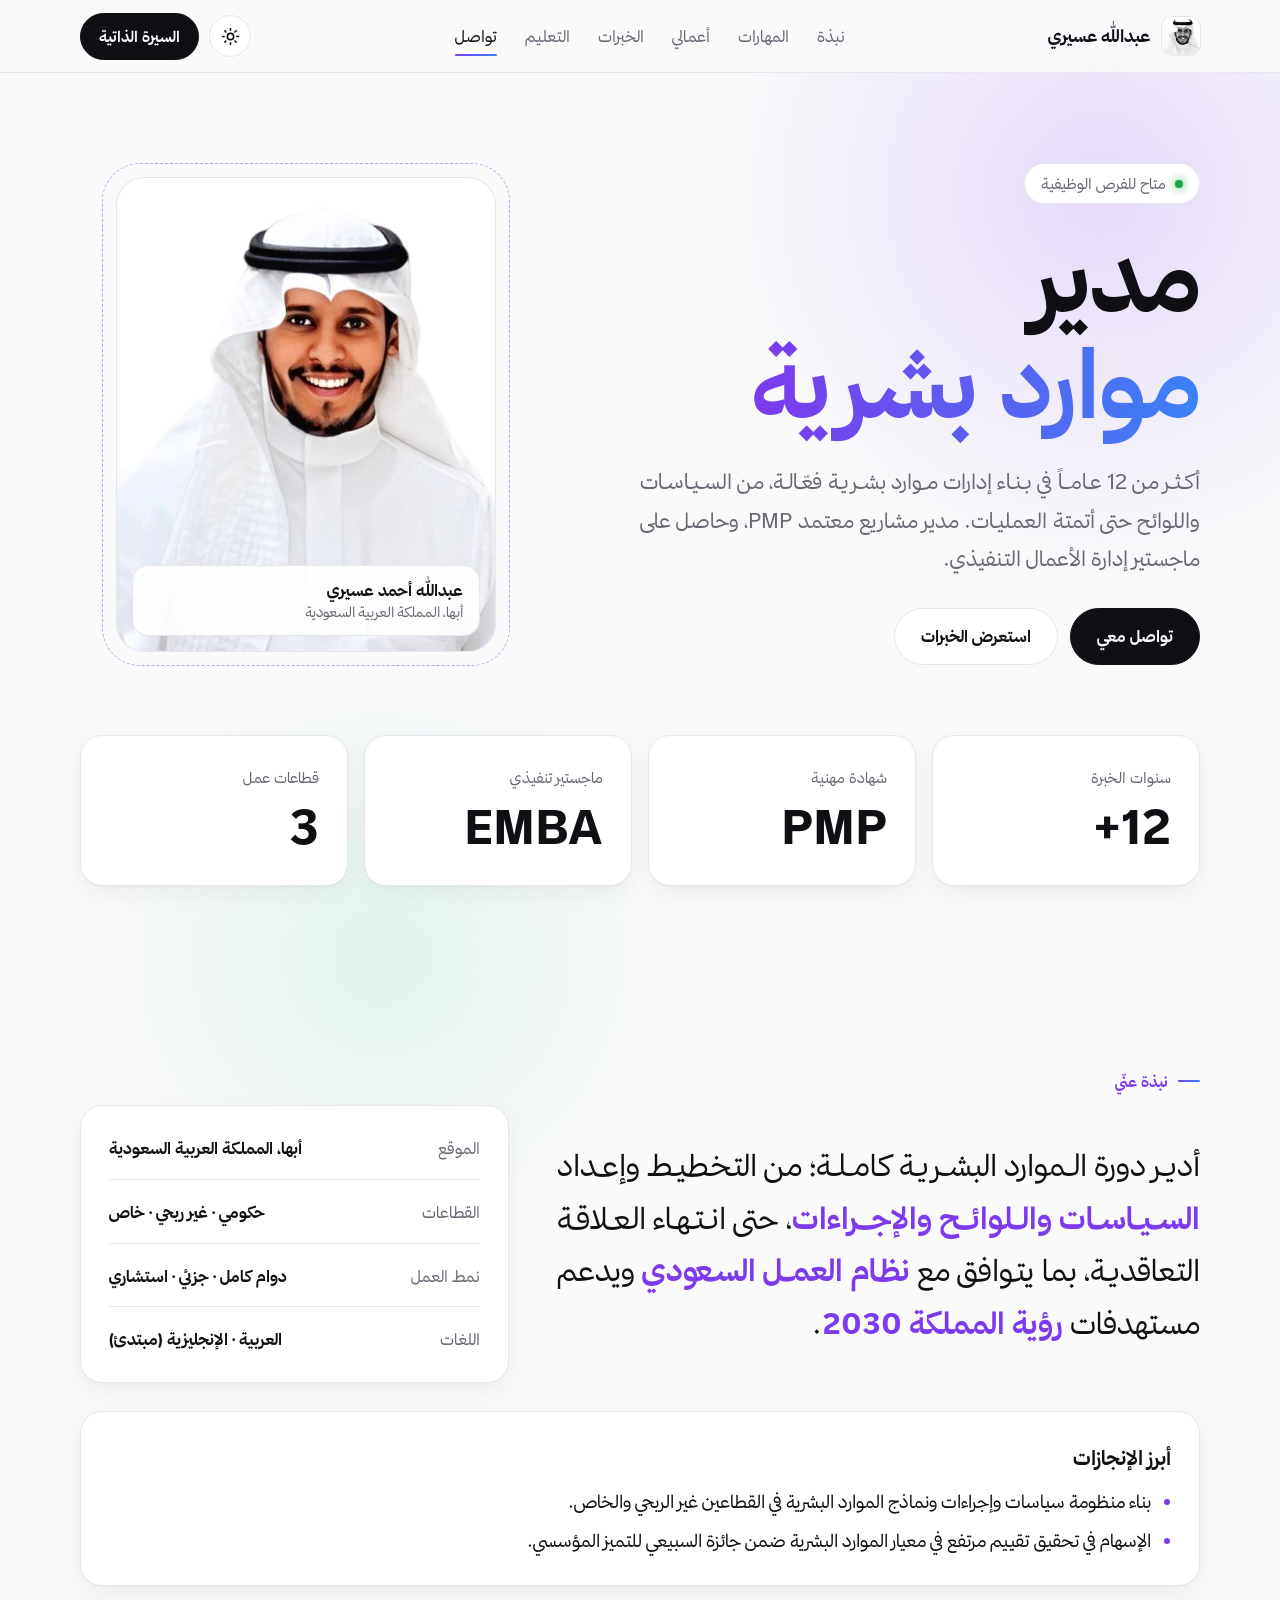
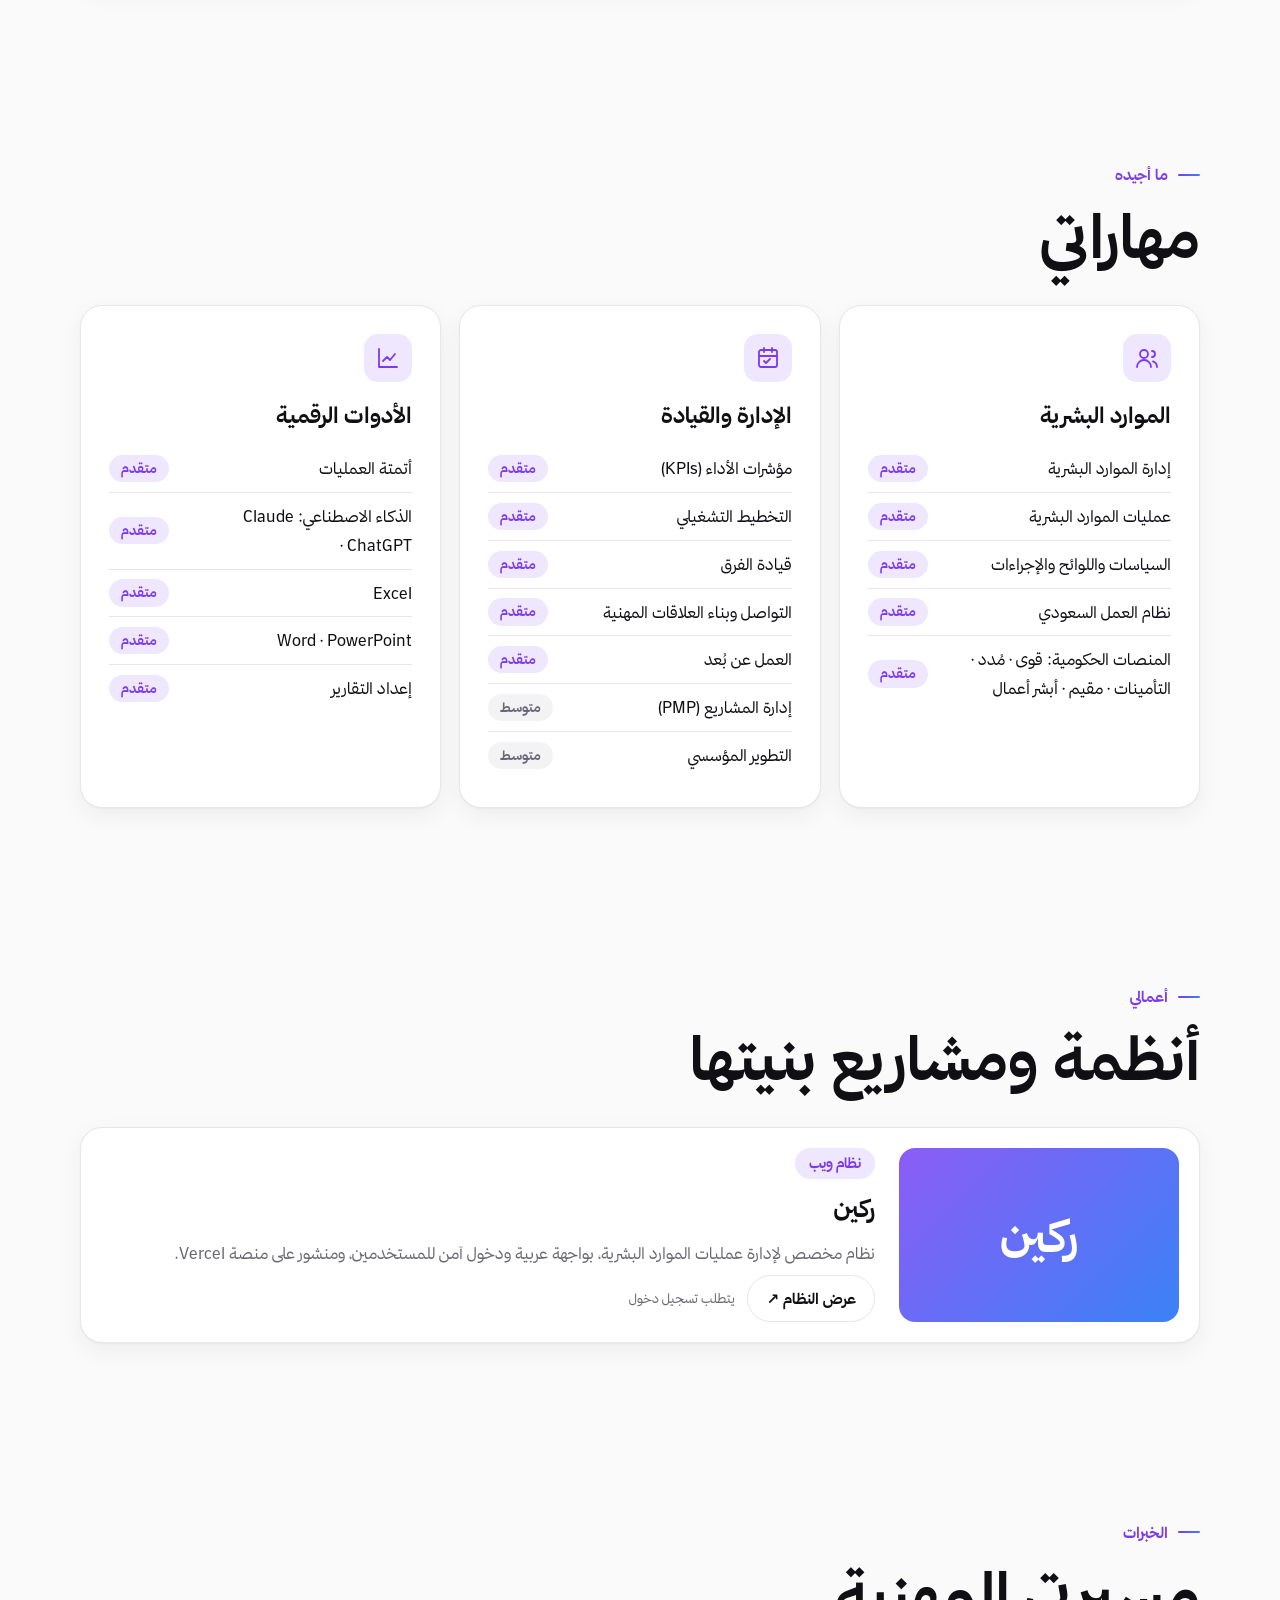
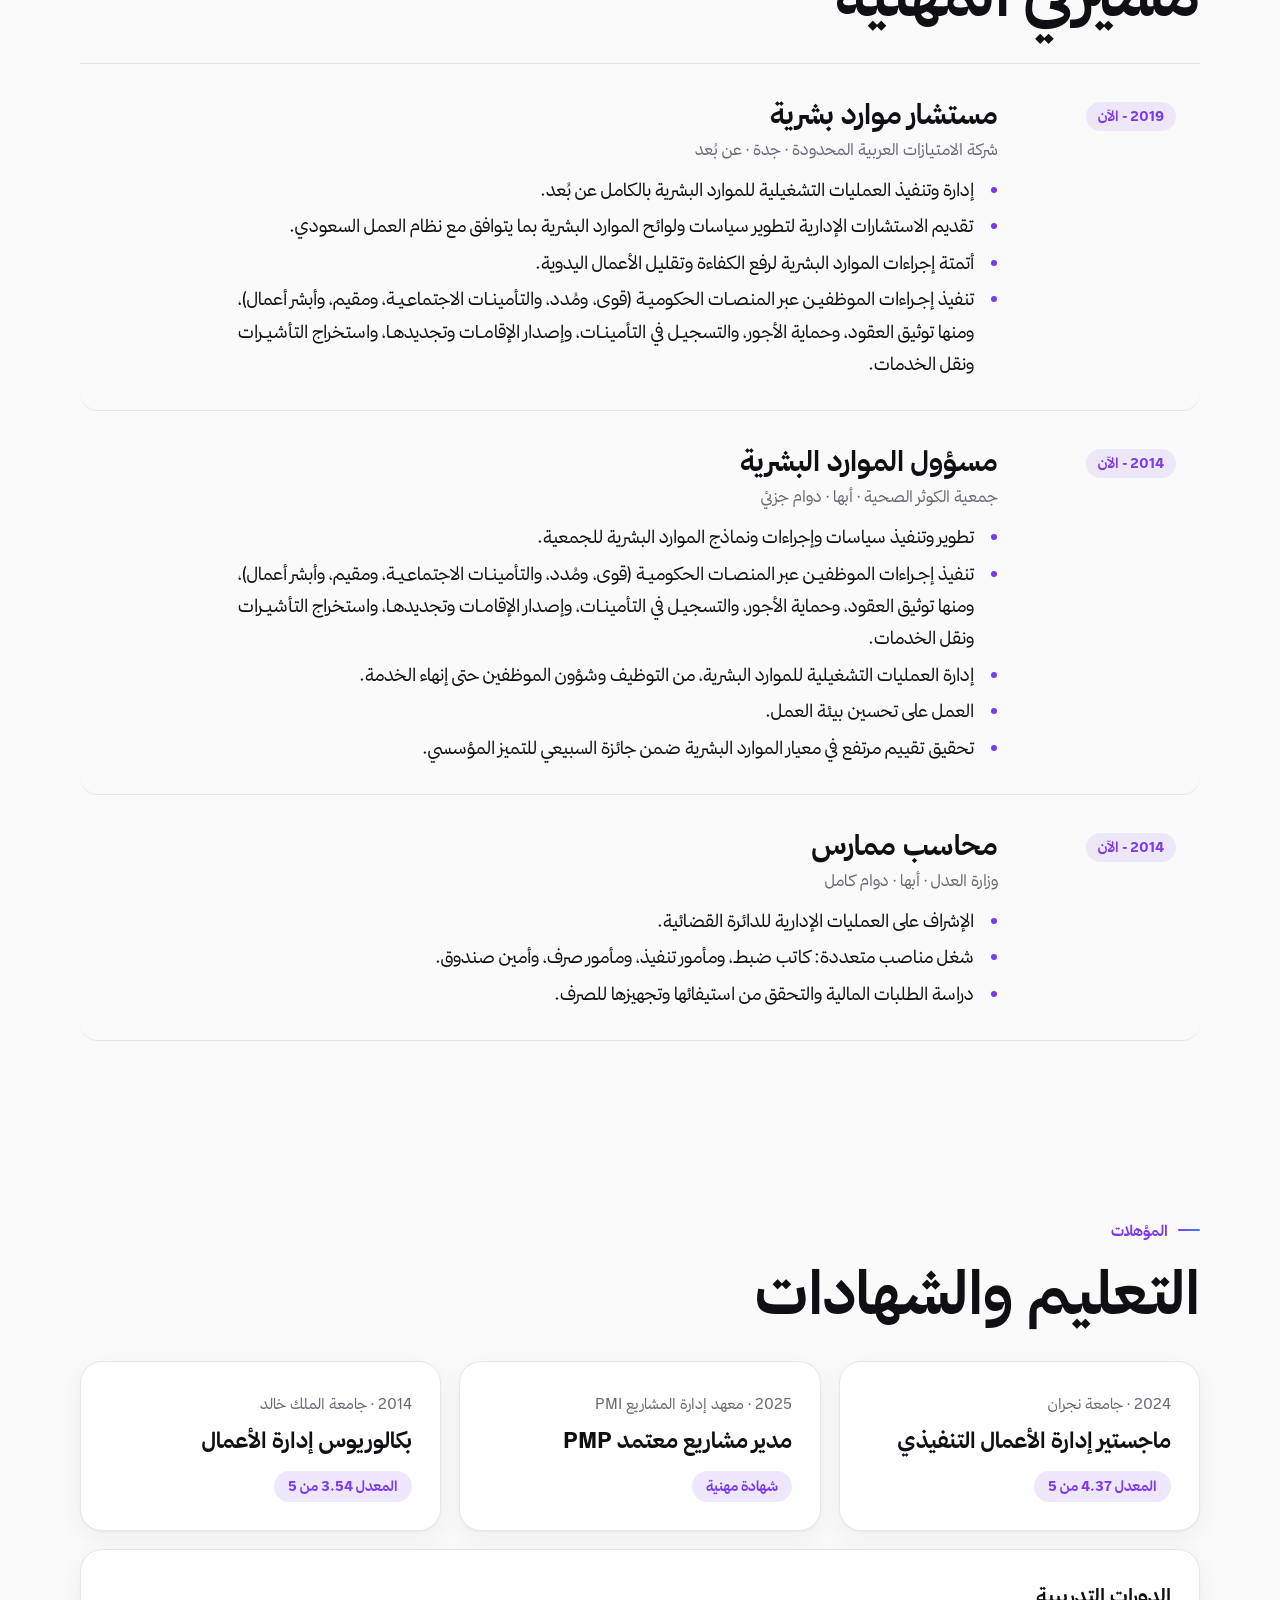
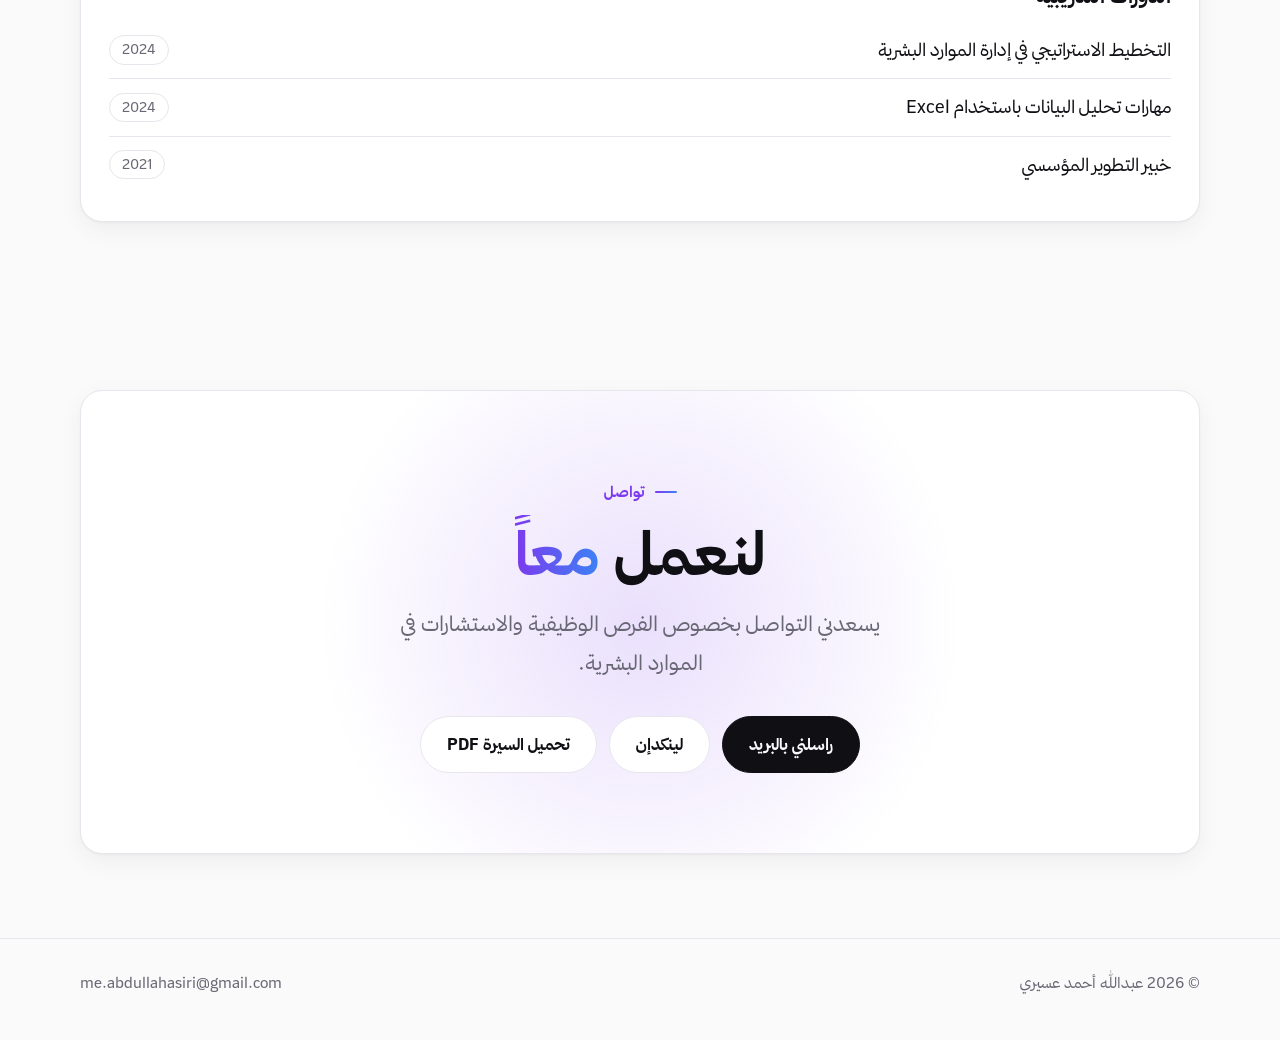
<file: index.html>
<!doctype html>
<html lang="ar" dir="rtl" data-theme="light">
<head>
<meta charset="utf-8">
<meta name="viewport" content="width=device-width, initial-scale=1">
<title>عبدالله عسيري | مدير موارد بشرية</title>
<meta name="description" content="عبدالله أحمد عسيري، مدير موارد بشرية بخبرة تزيد على 12 عاماً، ومدير مشاريع معتمد PMP، وحاصل على ماجستير إدارة الأعمال التنفيذي. أبها، المملكة العربية السعودية.">
<meta property="og:title" content="عبدالله عسيري | مدير موارد بشرية">
<meta property="og:description" content="خبرة تزيد على 12 عاماً في الموارد البشرية والتطوير المؤسسي وإدارة المشاريع.">
<meta property="og:type" content="profile">
<link rel="icon" type="image/png" href="assets/favicon.png">
<link rel="apple-touch-icon" href="assets/apple-touch-icon.png">
<script>try{var t=localStorage.getItem('theme');if(t)document.documentElement.dataset.theme=t}catch(e){}</script>
<style>
/* Thmanyah Sans © Thmanyah Publishing and Distribution — https://font.thmanyah.com
   Embedded (packaged) per the Thmanyah Font License; not distributed as standalone font files. */
@font-face{font-family:"Thmanyah Sans";font-weight:300 600;font-display:swap;src:url([data-uri]) format("woff2")}
@font-face{font-family:"Thmanyah Sans";font-weight:700 900;font-display:swap;src:url([data-uri]) format("woff2")}
</style>
<link rel="stylesheet" href="assets/style.css?v=16">
</head>
<body>

<header class="topbar">
  <div class="wrap bar">
    <a class="brand" href="#top"><img class="mark" src="assets/mark.png" alt="" width="38" height="38">عبدالله عسيري</a>
    <nav class="nav" aria-label="التنقل">
      <a href="#about">نبذة</a><a href="#skills">المهارات</a><a href="#work">أعمالي</a><a href="#experience">الخبرات</a><a href="#education">التعليم</a><a href="#contact">تواصل</a>
    </nav>
    <div class="actions">
      <button class="theme-btn" type="button" aria-label="تبديل الوضع الداكن">
        <svg class="sun" viewBox="0 0 24 24" fill="none" stroke="currentColor" stroke-width="2" stroke-linecap="round"><circle cx="12" cy="12" r="4"/><path d="M12 2v2M12 20v2M4.9 4.9l1.4 1.4M17.7 17.7l1.4 1.4M2 12h2M20 12h2M4.9 19.1l1.4-1.4M17.7 6.3l1.4-1.4"/></svg>
        <svg class="moon" viewBox="0 0 24 24" fill="none" stroke="currentColor" stroke-width="2" stroke-linecap="round" stroke-linejoin="round"><path d="M21 12.8A9 9 0 1 1 11.2 3a7 7 0 0 0 9.8 9.8z"/></svg>
      </button>
      <a class="btn solid sm" href="cv.html">السيرة الذاتية</a>
    </div>
  </div>
</header>

<main id="top">
  <section class="hero">
    <div class="glow g1" aria-hidden="true"></div>
    <div class="glow g2" aria-hidden="true"></div>
    <div class="wrap">
      <div class="hero-grid">
        <div>
          <span class="tag reveal"><i></i>متاح للفرص الوظيفية</span>
          <h1 class="reveal">مدير<br><span class="grad">موارد بشرية</span></h1>
          <p class="lead reveal">أكثر من 12 عاماً في بناء إدارات موارد بشرية فعّالة، من السياسات واللوائح حتى أتمتة العمليات. مدير مشاريع معتمد PMP، وحاصل على ماجستير إدارة الأعمال التنفيذي.</p>
          <div class="row reveal">
            <a class="btn solid" href="#contact">تواصل معي</a>
            <a class="btn ghost" href="#experience">استعرض الخبرات</a>
          </div>
        </div>
        <figure class="portrait reveal">
          <div class="frame"><img src="assets/photo.jpg" alt="عبدالله أحمد عسيري" width="854" height="854" decoding="async" onerror="this.remove()"><span class="mono">ع</span></div>
          <figcaption><b>عبدالله أحمد عسيري</b><span>أبها، المملكة العربية السعودية</span></figcaption>
        </figure>
      </div>
      <div class="stats">
        <div class="card stat reveal"><small>سنوات الخبرة</small><b data-count="12" data-pre="+">+12</b></div>
        <div class="card stat reveal"><small>شهادة مهنية</small><b>PMP</b></div>
        <div class="card stat reveal"><small>ماجستير تنفيذي</small><b>EMBA</b></div>
        <div class="card stat reveal"><small>قطاعات عمل</small><b data-count="3">3</b></div>
      </div>
    </div>
  </section>

  <section id="about">
    <div class="wrap">
      <p class="kicker reveal">نبذة عنّي</p>
      <div class="about">
        <p class="statement reveal">أدير دورة الموارد البشرية كاملة؛ من التخطيط وإعداد <strong>السياسات واللوائح والإجراءات</strong>، حتى انتهاء العلاقة التعاقدية، بما يتوافق مع <strong>نظام العمل السعودي</strong> ويدعم مستهدفات <strong>رؤية المملكة 2030</strong>.</p>
        <dl class="details card reveal">
          <div><dt>الموقع</dt><dd>أبها، المملكة العربية السعودية</dd></div>
          <div><dt>القطاعات</dt><dd>حكومي · غير ربحي · خاص</dd></div>
          <div><dt>نمط العمل</dt><dd>دوام كامل · جزئي · استشاري</dd></div>
          <div><dt>اللغات</dt><dd>العربية · الإنجليزية (مبتدئ)</dd></div>
        </dl>
      </div>
      <div class="card wins reveal">
        <h3>أبرز الإنجازات</h3>
        <ul>
          <li>بناء منظومة سياسات وإجراءات ونماذج الموارد البشرية في القطاعين غير الربحي والخاص.</li>
          <li>الإسهام في تحقيق تقييم مرتفع في معيار الموارد البشرية ضمن جائزة السبيعي للتميز المؤسسي.</li>
        </ul>
      </div>
    </div>
  </section>

  <section id="skills">
    <div class="wrap">
      <p class="kicker reveal">ما أجيده</p>
      <h2 class="title reveal">مهاراتي</h2>
      <div class="grid3">
        <article class="card skill reveal">
          <span class="ic"><svg viewBox="0 0 24 24" fill="none" stroke="currentColor" stroke-width="1.8" stroke-linecap="round" stroke-linejoin="round"><circle cx="9" cy="8" r="4"/><path d="M2 21a7 7 0 0 1 14 0M17 11a3 3 0 1 0 0-6M22 21a6 6 0 0 0-4-5.6"/></svg></span>
          <h3>الموارد البشرية</h3>
          <ul class="levels"><li><span>إدارة الموارد البشرية</span><em class="lv adv">متقدم</em></li><li><span>عمليات الموارد البشرية</span><em class="lv adv">متقدم</em></li><li><span>السياسات واللوائح والإجراءات</span><em class="lv adv">متقدم</em></li><li><span>نظام العمل السعودي</span><em class="lv adv">متقدم</em></li><li><span>المنصات الحكومية: قوى · مُدد · التأمينات · مقيم · أبشر أعمال</span><em class="lv adv">متقدم</em></li></ul>
        </article>
        <article class="card skill reveal">
          <span class="ic"><svg viewBox="0 0 24 24" fill="none" stroke="currentColor" stroke-width="1.8" stroke-linecap="round" stroke-linejoin="round"><rect x="3" y="4" width="18" height="17" rx="2"/><path d="M16 2v4M8 2v4M3 10h18M8 15l2 2 4-4"/></svg></span>
          <h3>الإدارة والقيادة</h3>
          <ul class="levels"><li><span>مؤشرات الأداء (KPIs)</span><em class="lv adv">متقدم</em></li><li><span>التخطيط التشغيلي</span><em class="lv adv">متقدم</em></li><li><span>قيادة الفرق</span><em class="lv adv">متقدم</em></li><li><span>التواصل وبناء العلاقات المهنية</span><em class="lv adv">متقدم</em></li><li><span>العمل عن بُعد</span><em class="lv adv">متقدم</em></li><li><span>إدارة المشاريع (PMP)</span><em class="lv mid">متوسط</em></li><li><span>التطوير المؤسسي</span><em class="lv mid">متوسط</em></li></ul>
        </article>
        <article class="card skill reveal">
          <span class="ic"><svg viewBox="0 0 24 24" fill="none" stroke="currentColor" stroke-width="1.8" stroke-linecap="round" stroke-linejoin="round"><path d="M3 3v18h18"/><path d="m7 15 4-4 3 3 5-6"/></svg></span>
          <h3>الأدوات الرقمية</h3>
          <ul class="levels"><li><span>أتمتة العمليات</span><em class="lv adv">متقدم</em></li><li><span>الذكاء الاصطناعي: <bdi>Claude · ChatGPT</bdi></span><em class="lv adv">متقدم</em></li><li><span>Excel</span><em class="lv adv">متقدم</em></li><li><span><bdi>Word · PowerPoint</bdi></span><em class="lv adv">متقدم</em></li><li><span>إعداد التقارير</span><em class="lv adv">متقدم</em></li></ul>
        </article>
      </div>
    </div>
  </section>

  <section id="work">
    <div class="wrap">
      <p class="kicker reveal">أعمالي</p>
      <h2 class="title reveal">أنظمة ومشاريع بنيتها</h2>
      <div class="works">
        <article class="card work reveal">
          <div class="thumb" aria-hidden="true"><span>ركين</span></div>
          <div class="body">
            <span class="pill">نظام ويب</span>
            <h3>ركين</h3>
            <p>نظام مخصص لإدارة عمليات الموارد البشرية، بواجهة عربية ودخول آمن للمستخدمين، ومنشور على منصة Vercel.</p>
            <div class="foot">
              <a class="btn ghost sm" href="https://rkeen-mu.vercel.app/login" target="_blank" rel="noopener">عرض النظام ↗</a>
              <small>يتطلب تسجيل دخول</small>
            </div>
          </div>
        </article>
      </div>
    </div>
  </section>

  <section id="experience">
    <div class="wrap">
      <p class="kicker reveal">الخبرات</p>
      <h2 class="title reveal">مسيرتي المهنية</h2>
      <div class="jobs">
        <article class="job reveal">
          <span class="when">2019 - الآن</span>
          <div>
            <h3>مستشار موارد بشرية</h3>
            <p class="org">شركة الامتيازات العربية المحدودة · جدة · عن بُعد</p>
            <ul>
              <li>إدارة وتنفيذ العمليات التشغيلية للموارد البشرية بالكامل عن بُعد.</li>
              <li>تقديم الاستشارات الإدارية لتطوير سياسات ولوائح الموارد البشرية بما يتوافق مع نظام العمل السعودي.</li>
              <li>أتمتة إجراءات الموارد البشرية لرفع الكفاءة وتقليل الأعمال اليدوية.</li>
              <li>تنفيذ إجراءات الموظفين عبر المنصات الحكومية (قوى، ومُدد، والتأمينات الاجتماعية، ومقيم، وأبشر أعمال)، ومنها توثيق العقود، وحماية الأجور، والتسجيل في التأمينات، وإصدار الإقامات وتجديدها، واستخراج التأشيرات ونقل الخدمات.</li>
            </ul>
          </div>
        </article>
        <article class="job reveal">
          <span class="when">2014 - الآن</span>
          <div>
            <h3>مسؤول الموارد البشرية</h3>
            <p class="org">جمعية الكوثر الصحية · أبها · دوام جزئي</p>
            <ul>
              <li>تطوير وتنفيذ سياسات وإجراءات ونماذج الموارد البشرية للجمعية.</li>
              <li>تنفيذ إجراءات الموظفين عبر المنصات الحكومية (قوى، ومُدد، والتأمينات الاجتماعية، ومقيم، وأبشر أعمال)، ومنها توثيق العقود، وحماية الأجور، والتسجيل في التأمينات، وإصدار الإقامات وتجديدها، واستخراج التأشيرات ونقل الخدمات.</li>
              <li>إدارة العمليات التشغيلية للموارد البشرية، من التوظيف وشؤون الموظفين حتى إنهاء الخدمة.</li>
              <li>العمل على تحسين بيئة العمل.</li>
              <li>تحقيق تقييم مرتفع في معيار الموارد البشرية ضمن جائزة السبيعي للتميز المؤسسي.</li>
            </ul>
          </div>
        </article>
        <article class="job reveal">
          <span class="when">2014 - الآن</span>
          <div>
            <h3>محاسب ممارس</h3>
            <p class="org">وزارة العدل · أبها · دوام كامل</p>
            <ul>
              <li>الإشراف على العمليات الإدارية للدائرة القضائية.</li>
              <li>شغل مناصب متعددة: كاتب ضبط، ومأمور تنفيذ، ومأمور صرف، وأمين صندوق.</li>
              <li>دراسة الطلبات المالية والتحقق من استيفائها وتجهيزها للصرف.</li>
            </ul>
          </div>
        </article>
      </div>
    </div>
  </section>

  <section id="education">
    <div class="wrap">
      <p class="kicker reveal">المؤهلات</p>
      <h2 class="title reveal">التعليم والشهادات</h2>
      <div class="grid3 edu">
        <div class="card reveal"><small>2024 · جامعة نجران</small><h3>ماجستير إدارة الأعمال التنفيذي</h3><span class="pill">المعدل 4.37 من 5</span></div>
        <div class="card reveal"><small>2025 · معهد إدارة المشاريع PMI</small><h3>مدير مشاريع معتمد PMP</h3><span class="pill">شهادة مهنية</span></div>
        <div class="card reveal"><small>2014 · جامعة الملك خالد</small><h3>بكالوريوس إدارة الأعمال</h3><span class="pill">المعدل 3.54 من 5</span></div>
      </div>
      <div class="card courses reveal">
        <h3>الدورات التدريبية</h3>
        <ul>
          <li><span>التخطيط الاستراتيجي في إدارة الموارد البشرية</span><em>2024</em></li>
          <li><span>مهارات تحليل البيانات باستخدام Excel</span><em>2024</em></li>
          <li><span>خبير التطوير المؤسسي</span><em>2021</em></li>
        </ul>
      </div>
    </div>
  </section>

  <section id="contact">
    <div class="wrap">
      <div class="cta card reveal">
        <div class="glow g3" aria-hidden="true"></div>
        <p class="kicker">تواصل</p>
        <h2 class="title">لنعمل <span class="grad">معاً</span></h2>
        <p class="lead">يسعدني التواصل بخصوص الفرص الوظيفية والاستشارات في الموارد البشرية.</p>
        <div class="row center">
          <a class="btn solid" href="mailto:me.abdullahasiri@gmail.com">راسلني بالبريد</a>
          <a class="btn ghost" href="https://linkedin.com/in/iabdullah36" target="_blank" rel="noopener">لينكدإن</a>
          <a class="btn ghost" href="Abdullah-Asiri-CV.pdf" download>تحميل السيرة PDF</a>
        </div>
      </div>
    </div>
  </section>
</main>

<footer>
  <div class="wrap bar"><span><a class="quiet" href="tools.html" title="أدوات التقديم" rel="nofollow">©</a> <span id="y">2026</span> عبدالله أحمد عسيري</span><span dir="ltr">me.abdullahasiri@gmail.com</span></div>
</footer>

<script src="assets/main.js?v=7" defer></script>
<script src="assets/kashida.js?v=8" defer></script>
</body>
</html>
</file>
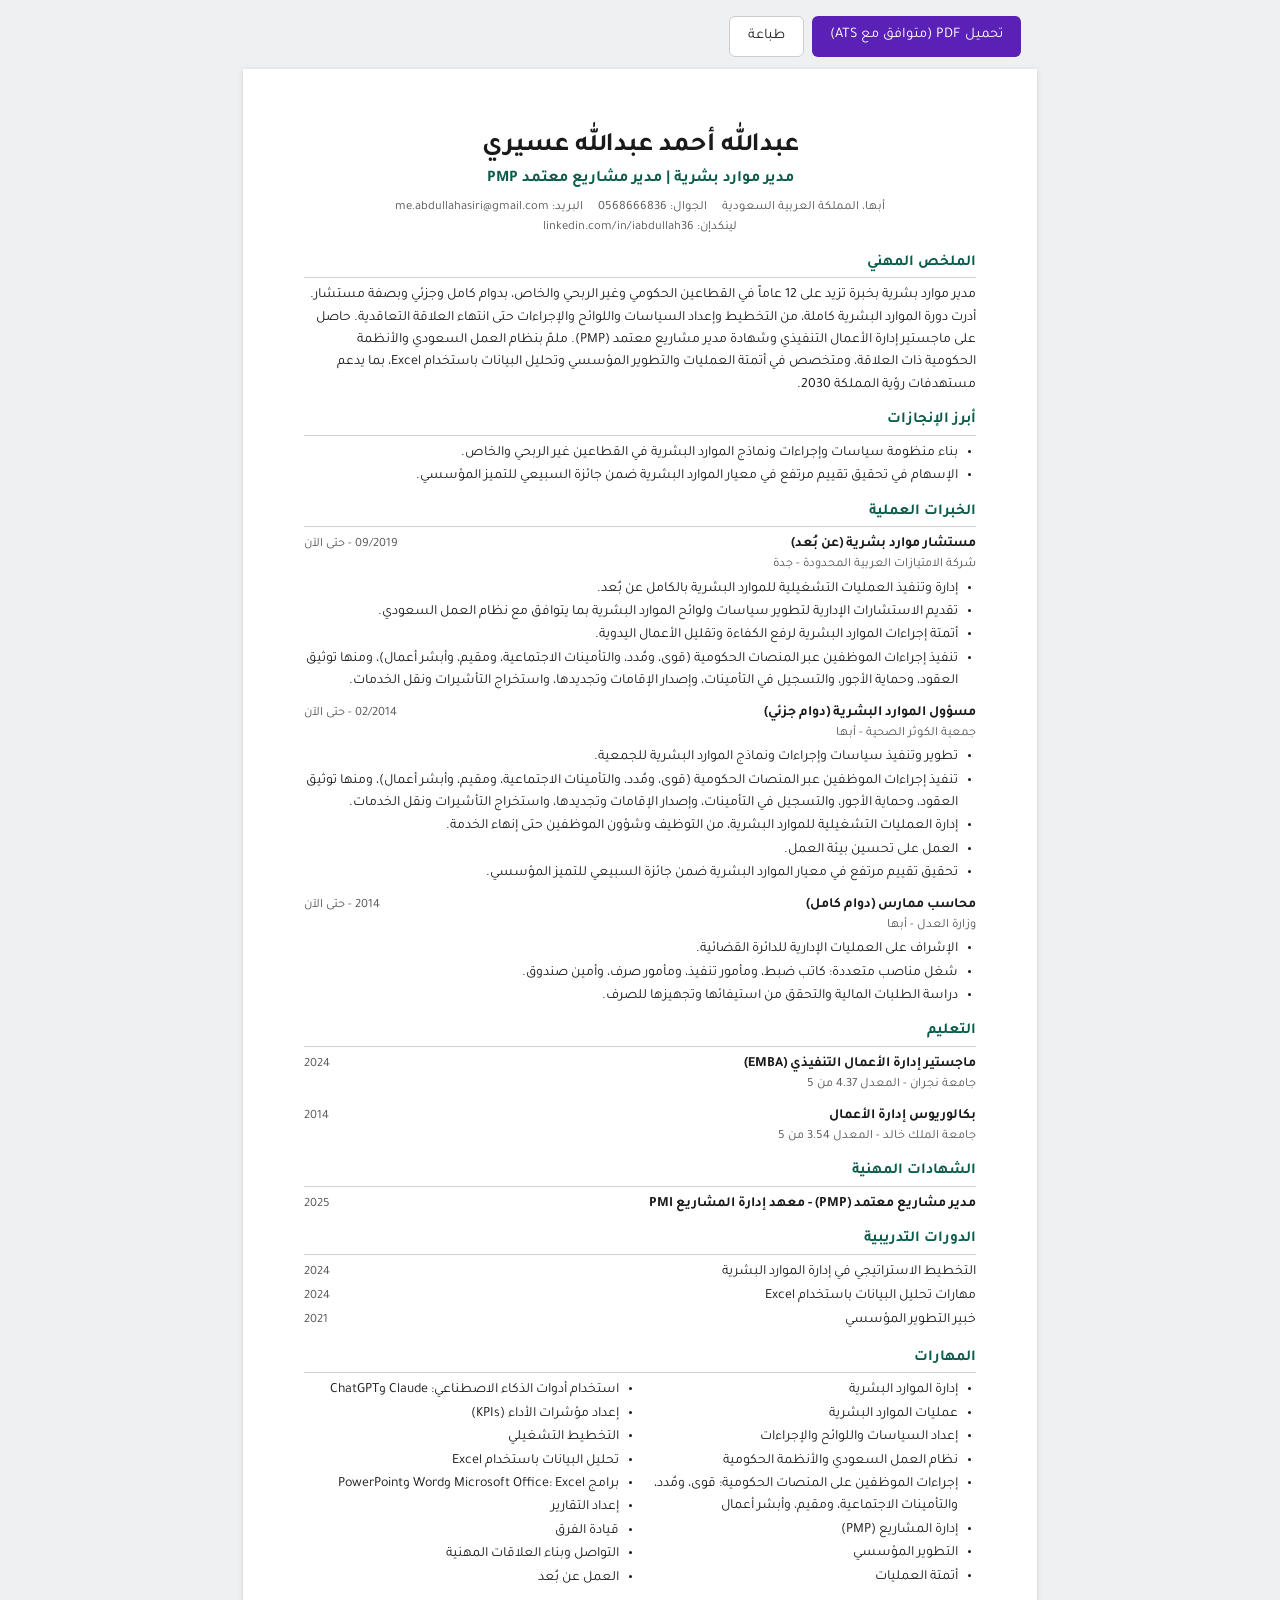
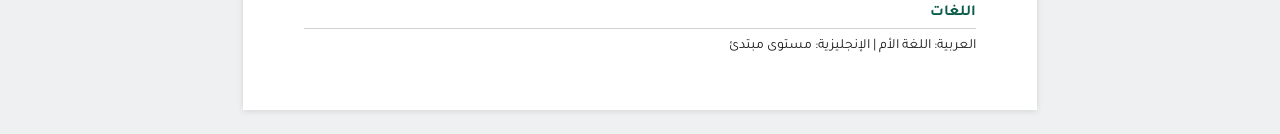
<file: cv.html>
<!doctype html>
<html lang="ar" dir="rtl">
<head>
<meta charset="utf-8">
<meta name="viewport" content="width=device-width, initial-scale=1">
<title>عبدالله أحمد عسيري - السيرة الذاتية</title>
<link rel="icon" type="image/png" href="assets/favicon.png">
<style>
@font-face{font-family:"Tajawal";font-weight:400;font-display:swap;src:url([data-uri]) format("woff2");unicode-range:U+0600-06FF,U+0750-077F,U+08A0-08FF,U+200C-200E,U+FB50-FDFF,U+FE70-FEFC}
@font-face{font-family:"Tajawal";font-weight:700;font-display:swap;src:url([data-uri]) format("woff2");unicode-range:U+0600-06FF,U+0750-077F,U+08A0-08FF,U+200C-200E,U+FB50-FDFF,U+FE70-FEFC}
@font-face{font-family:"Tajawal";font-weight:400;font-display:swap;src:url([data-uri]) format("woff2");unicode-range:U+0000-00FF,U+2000-206F,U+20AC,U+2122}
@font-face{font-family:"Tajawal";font-weight:700;font-display:swap;src:url([data-uri]) format("woff2");unicode-range:U+0000-00FF,U+2000-206F,U+20AC,U+2122}

:root{--ink:#1a1a1a;--muted:#555;--line:#d0d0d0;--accent:#0b5c4b}
*{box-sizing:border-box;margin:0;padding:0}
html{background:#eef0f2}
body{font-family:"Tajawal",Tahoma,Arial,sans-serif;color:var(--ink);font-size:10.5pt;line-height:1.6}
.toolbar{max-width:210mm;margin:16px auto 0;display:flex;justify-content:flex-start;gap:8px;padding:0 16px}
.toolbar .dl{font:inherit;font-size:11pt;padding:8px 18px;border-radius:6px;background:#5b21b6;color:#fff;text-decoration:none}
.toolbar button{font:inherit;font-size:11pt;padding:8px 18px;border:1px solid #ccc;border-radius:6px;background:#fff;color:#222;cursor:pointer}
.page{max-width:210mm;min-height:297mm;margin:12px auto 24px;background:#fff;padding:16mm 16mm 14mm;box-shadow:0 1px 6px rgba(0,0,0,.12)}
header{text-align:center;margin-bottom:10px}
h1{font-size:20pt;font-weight:700;line-height:1.3}
.title{font-size:12pt;color:var(--accent);font-weight:700;margin-top:2px}
.contact{margin-top:6px;color:var(--muted);font-size:9.5pt}
.contact span{display:inline-block;margin:0 6px}
.contact bdi{direction:ltr;unicode-bidi:isolate}
section{margin-top:12px}
h2{font-size:11.5pt;font-weight:700;color:var(--accent);border-bottom:1.5px solid var(--line);padding-bottom:2px;margin-bottom:6px}
.job{margin-bottom:9px;break-inside:avoid}
.row{display:flex;justify-content:space-between;align-items:baseline;gap:12px}
.row h3{font-size:10.5pt;font-weight:700}
.date{color:var(--muted);font-size:9.5pt;white-space:nowrap}
.org{color:var(--muted);font-size:9.5pt}
ul{padding-inline-start:18px;margin-top:2px}
li{margin-bottom:1px}
.skills{columns:2;column-gap:24px}
.plain p{margin-bottom:2px}
@media (max-width:640px){
  .page{padding:20px 16px;min-height:auto}
  .row{flex-direction:column;gap:0}
  .skills{columns:1}
}
@page{size:A4;margin:14mm 15mm}
@media print{
  html{background:#fff}
  .toolbar{display:none}
  .page{margin:0;padding:0;box-shadow:none;max-width:none;min-height:0}
}
</style>
</head>
<body>
<div class="toolbar"><a class="dl" href="Abdullah-Asiri-CV.pdf" download>تحميل PDF (متوافق مع ATS)</a><button onclick="window.print()">طباعة</button></div>
<main class="page">
<header>
  <h1>عبدالله أحمد عبدالله عسيري</h1>
  <p class="title">مدير موارد بشرية | مدير مشاريع معتمد PMP</p>
  <p class="contact">
    <span>أبها، المملكة العربية السعودية</span>
    <span>الجوال: <bdi>0568666836</bdi></span>
    <span>البريد: <bdi>me.abdullahasiri@gmail.com</bdi></span>
    <span>لينكدإن: <bdi>linkedin.com/in/iabdullah36</bdi></span>
  </p>
</header>

<section>
  <h2>الملخص المهني</h2>
  <p>مدير موارد بشرية بخبرة تزيد على 12 عاماً في القطاعين الحكومي وغير الربحي والخاص، بدوام كامل وجزئي وبصفة مستشار. أدرت دورة الموارد البشرية كاملة، من التخطيط وإعداد السياسات واللوائح والإجراءات حتى انتهاء العلاقة التعاقدية. حاصل على ماجستير إدارة الأعمال التنفيذي وشهادة مدير مشاريع معتمد (PMP). ملمّ بنظام العمل السعودي والأنظمة الحكومية ذات العلاقة، ومتخصص في أتمتة العمليات والتطوير المؤسسي وتحليل البيانات باستخدام Excel، بما يدعم مستهدفات رؤية المملكة 2030.</p>
</section>

<section>
  <h2>أبرز الإنجازات</h2>
  <ul>
    <li>بناء منظومة سياسات وإجراءات ونماذج الموارد البشرية في القطاعين غير الربحي والخاص.</li>
    <li>الإسهام في تحقيق تقييم مرتفع في معيار الموارد البشرية ضمن جائزة السبيعي للتميز المؤسسي.</li>
  </ul>
</section>

<section>
  <h2>الخبرات العملية</h2>

  <div class="job">
    <div class="row"><h3>مستشار موارد بشرية (عن بُعد)</h3><span class="date">09/2019 - حتى الآن</span></div>
    <p class="org">شركة الامتيازات العربية المحدودة - جدة</p>
    <ul>
      <li>إدارة وتنفيذ العمليات التشغيلية للموارد البشرية بالكامل عن بُعد.</li>
      <li>تقديم الاستشارات الإدارية لتطوير سياسات ولوائح الموارد البشرية بما يتوافق مع نظام العمل السعودي.</li>
      <li>أتمتة إجراءات الموارد البشرية لرفع الكفاءة وتقليل الأعمال اليدوية.</li>
      <li>تنفيذ إجراءات الموظفين عبر المنصات الحكومية (قوى، ومُدد، والتأمينات الاجتماعية، ومقيم، وأبشر أعمال)، ومنها توثيق العقود، وحماية الأجور، والتسجيل في التأمينات، وإصدار الإقامات وتجديدها، واستخراج التأشيرات ونقل الخدمات.</li>
    </ul>
  </div>

  <div class="job">
    <div class="row"><h3>مسؤول الموارد البشرية (دوام جزئي)</h3><span class="date">02/2014 - حتى الآن</span></div>
    <p class="org">جمعية الكوثر الصحية - أبها</p>
    <ul>
      <li>تطوير وتنفيذ سياسات وإجراءات ونماذج الموارد البشرية للجمعية.</li>
      <li>تنفيذ إجراءات الموظفين عبر المنصات الحكومية (قوى، ومُدد، والتأمينات الاجتماعية، ومقيم، وأبشر أعمال)، ومنها توثيق العقود، وحماية الأجور، والتسجيل في التأمينات، وإصدار الإقامات وتجديدها، واستخراج التأشيرات ونقل الخدمات.</li>
      <li>إدارة العمليات التشغيلية للموارد البشرية، من التوظيف وشؤون الموظفين حتى إنهاء الخدمة.</li>
      <li>العمل على تحسين بيئة العمل.</li>
      <li>تحقيق تقييم مرتفع في معيار الموارد البشرية ضمن جائزة السبيعي للتميز المؤسسي.</li>
    </ul>
  </div>

  <div class="job">
    <div class="row"><h3>محاسب ممارس (دوام كامل)</h3><span class="date">2014 - حتى الآن</span></div>
    <p class="org">وزارة العدل - أبها</p>
    <ul>
      <li>الإشراف على العمليات الإدارية للدائرة القضائية.</li>
      <li>شغل مناصب متعددة: كاتب ضبط، ومأمور تنفيذ، ومأمور صرف، وأمين صندوق.</li>
      <li>دراسة الطلبات المالية والتحقق من استيفائها وتجهيزها للصرف.</li>
    </ul>
  </div>
</section>

<section>
  <h2>التعليم</h2>
  <div class="job">
    <div class="row"><h3>ماجستير إدارة الأعمال التنفيذي (EMBA)</h3><span class="date">2024</span></div>
    <p class="org">جامعة نجران - المعدل 4.37 من 5</p>
  </div>
  <div class="job">
    <div class="row"><h3>بكالوريوس إدارة الأعمال</h3><span class="date">2014</span></div>
    <p class="org">جامعة الملك خالد - المعدل 3.54 من 5</p>
  </div>
</section>

<section>
  <h2>الشهادات المهنية</h2>
  <div class="row"><h3>مدير مشاريع معتمد (PMP) - معهد إدارة المشاريع PMI</h3><span class="date">2025</span></div>
</section>

<section class="plain">
  <h2>الدورات التدريبية</h2>
  <div class="row"><p>التخطيط الاستراتيجي في إدارة الموارد البشرية</p><span class="date">2024</span></div>
  <div class="row"><p>مهارات تحليل البيانات باستخدام Excel</p><span class="date">2024</span></div>
  <div class="row"><p>خبير التطوير المؤسسي</p><span class="date">2021</span></div>
</section>

<section>
  <h2>المهارات</h2>
  <ul class="skills">
    <li>إدارة الموارد البشرية</li>
    <li>عمليات الموارد البشرية</li>
    <li>إعداد السياسات واللوائح والإجراءات</li>
    <li>نظام العمل السعودي والأنظمة الحكومية</li>
    <li>إجراءات الموظفين على المنصات الحكومية: قوى، ومُدد، والتأمينات الاجتماعية، ومقيم، وأبشر أعمال</li>
    <li>إدارة المشاريع (PMP)</li>
    <li>التطوير المؤسسي</li>
    <li>أتمتة العمليات</li>
    <li>استخدام أدوات الذكاء الاصطناعي: Claude وChatGPT</li>
    <li>إعداد مؤشرات الأداء (KPIs)</li>
    <li>التخطيط التشغيلي</li>
    <li>تحليل البيانات باستخدام Excel</li>
    <li>برامج Microsoft Office: Excel وWord وPowerPoint</li>
    <li>إعداد التقارير</li>
    <li>قيادة الفرق</li>
    <li>التواصل وبناء العلاقات المهنية</li>
    <li>العمل عن بُعد</li>
  </ul>
</section>

<section>
  <h2>اللغات</h2>
  <p>العربية: اللغة الأم | الإنجليزية: مستوى مبتدئ</p>
</section>
</main>
</body>
</html>
</file>
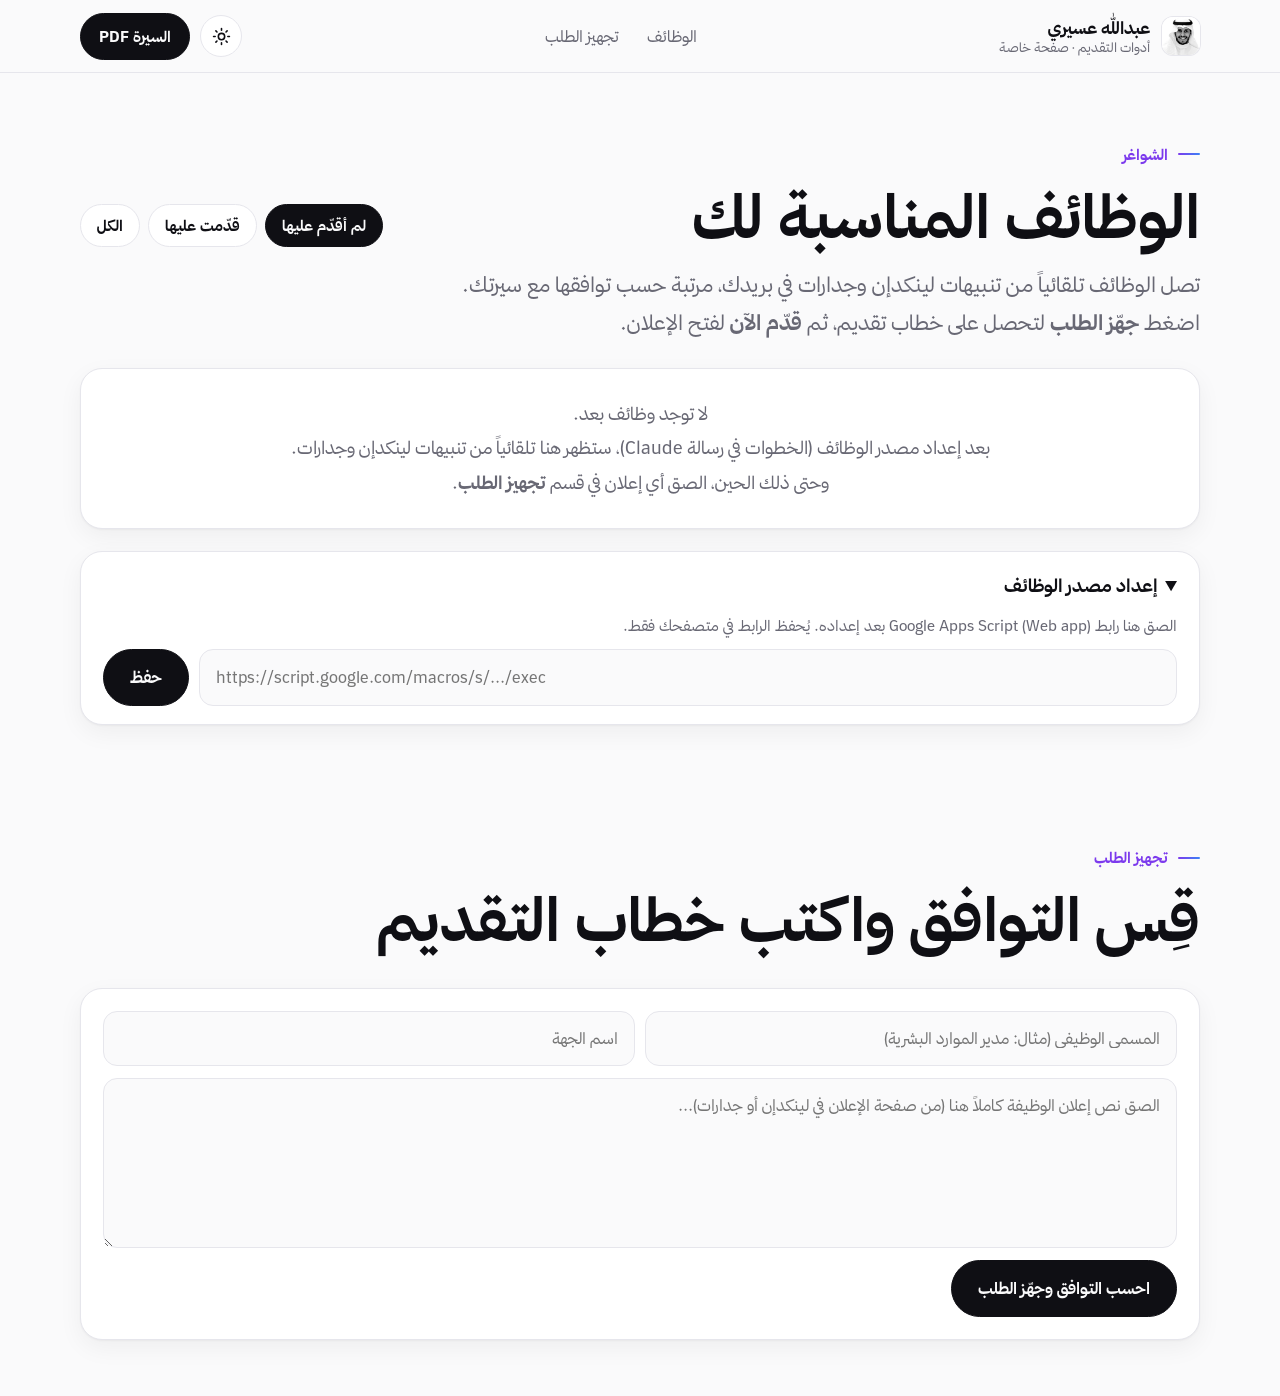
<file: tools.html>
<!doctype html>
<html lang="ar" dir="rtl" data-theme="light">
<head>
<meta charset="utf-8">
<meta name="viewport" content="width=device-width, initial-scale=1">
<meta name="robots" content="noindex, nofollow">
<title>أدوات التقديم | عبدالله عسيري</title>
<script>try{var t=localStorage.getItem('theme');if(t)document.documentElement.dataset.theme=t}catch(e){}</script>
<style>
/* Thmanyah Sans © Thmanyah Publishing and Distribution — https://font.thmanyah.com
   Embedded (packaged) per the Thmanyah Font License; not distributed as standalone font files. */
@font-face{font-family:"Thmanyah Sans";font-weight:300 600;font-display:swap;src:url([data-uri]) format("woff2")}
@font-face{font-family:"Thmanyah Sans";font-weight:700 900;font-display:swap;src:url([data-uri]) format("woff2")}
</style>
<link rel="icon" type="image/png" href="assets/favicon.png">
<link rel="apple-touch-icon" href="assets/apple-touch-icon.png">
<link rel="stylesheet" href="assets/style.css?v=16">
<link rel="stylesheet" href="assets/tools.css?v=12">
</head>
<body>
<header class="topbar">
  <div class="wrap bar">
    <a class="brand" href="index.html"><img class="mark" src="assets/mark.png" alt="" width="38" height="38"><span>عبدالله عسيري<small>أدوات التقديم · صفحة خاصة</small></span></a>
    <nav class="nav" aria-label="التنقل"><a href="#jobs">الوظائف</a><a href="#apply">تجهيز الطلب</a></nav>
    <div class="actions">
      <button class="theme-btn" type="button" aria-label="تبديل الوضع الداكن">
        <svg class="sun" viewBox="0 0 24 24" fill="none" stroke="currentColor" stroke-width="2" stroke-linecap="round"><circle cx="12" cy="12" r="4"/><path d="M12 2v2M12 20v2M4.9 4.9l1.4 1.4M17.7 17.7l1.4 1.4M2 12h2M20 12h2M4.9 19.1l1.4-1.4M17.7 6.3l1.4-1.4"/></svg>
        <svg class="moon" viewBox="0 0 24 24" fill="none" stroke="currentColor" stroke-width="2" stroke-linecap="round" stroke-linejoin="round"><path d="M21 12.8A9 9 0 1 1 11.2 3a7 7 0 0 0 9.8 9.8z"/></svg>
      </button>
      <a class="btn solid sm" href="Abdullah-Asiri-CV.pdf" download>السيرة PDF</a>
    </div>
  </div>
</header>

<main>
  <section id="jobs" class="tool-sec">
    <div class="wrap">
      <p class="kicker">الشواغر</p>
      <div class="tool-head">
        <h1 class="title">الوظائف المناسبة لك</h1>
        <div class="filters" role="tablist">
          <button class="chip-btn on" data-filter="open">لم أقدّم عليها</button>
          <button class="chip-btn" data-filter="applied">قدّمت عليها</button>
          <button class="chip-btn" data-filter="all">الكل</button>
        </div>
      </div>
      <p class="lead">تصل الوظائف تلقائياً من تنبيهات لينكدإن وجدارات في بريدك، مرتبة حسب توافقها مع سيرتك. اضغط <b>جهّز الطلب</b> لتحصل على خطاب تقديم، ثم <b>قدّم الآن</b> لفتح الإعلان.</p>
      <div class="jobs-list" id="jobList"><div class="card empty">جارٍ التحميل...</div></div>
      <details class="card settings" id="settings">
        <summary>إعداد مصدر الوظائف</summary>
        <p class="hint">الصق هنا رابط Google Apps Script (Web app) بعد إعداده. يُحفظ الرابط في متصفحك فقط.</p>
        <div class="row-in">
          <input class="field" id="feedUrl" dir="ltr" placeholder="https://script.google.com/macros/s/.../exec">
          <button class="btn solid" id="saveFeed" type="button">حفظ</button>
        </div>
      </details>
    </div>
  </section>

  <section id="apply" class="tool-sec">
    <div class="wrap">
      <p class="kicker">تجهيز الطلب</p>
      <h2 class="title">قِس التوافق واكتب خطاب التقديم</h2>
      <form class="card ask" id="form">
        <div class="row-in">
          <input class="field" id="title" placeholder="المسمى الوظيفي (مثال: مدير الموارد البشرية)">
          <input class="field" id="company" placeholder="اسم الجهة">
        </div>
        <textarea class="field" id="ad" placeholder="الصق نص إعلان الوظيفة كاملاً هنا (من صفحة الإعلان في لينكدإن أو جدارات)..." required></textarea>
        <input type="hidden" id="jobUrl">
        <button class="btn solid" type="submit">احسب التوافق وجهّز الطلب</button>
      </form>

      <div class="result" id="result">
        <div class="card">
          <div class="score">
            <div class="ring" id="ring"><b id="pct">0%</b></div>
            <div><p id="verdict" class="verdict"></p><p id="years" class="hint"></p></div>
          </div>
          <h3 class="mid">متطلبات موجودة في سيرتك</h3>
          <div class="tags" id="ok"></div>
          <h3 class="mid">متطلبات غير مذكورة في سيرتك</h3>
          <div class="tags" id="miss"></div>
          <p class="hint">إن كنت تملك أياً منها فعلاً، أضفها إلى سيرتك قبل التقديم. لا تضف ما لا تملكه.</p>
        </div>

        <h3 class="mid">خطاب التقديم</h3>
        <textarea class="field out" id="letter"></textarea>
        <div class="row">
          <button class="btn solid" data-copy="letter" type="button">نسخ الخطاب</button>
          <a class="btn ghost" href="Abdullah-Asiri-CV.pdf" download>تحميل السيرة PDF (متوافقة مع ATS)</a>
          <a class="btn ghost" id="applyNow" href="#" target="_blank" rel="noopener" hidden>قدّم الآن على الإعلان</a>
        </div>

        <h3 class="mid">تحسين أقوى بالذكاء الاصطناعي (مجاني)</h3>
        <p class="hint">انسخ هذا الطلب والصقه في Claude أو ChatGPT، فيكتب لك خطاباً مخصصاً واقتراحات لتعديل سيرتك حسب الوظيفة.</p>
        <textarea class="field out" id="prompt" readonly></textarea>
        <div class="row">
          <button class="btn solid" data-copy="prompt" type="button">نسخ الطلب</button>
          <a class="btn ghost" href="https://claude.ai/new" target="_blank" rel="noopener">فتح Claude</a>
          <a class="btn ghost" href="https://chatgpt.com/" target="_blank" rel="noopener">فتح ChatGPT</a>
        </div>
      </div>
    </div>
  </section>
</main>
<script src="assets/tools.js?v=19" defer></script>
</body>
</html>
</file>
<file: assets/style.css>
:root{
  --bg:#fafafb;--surface:#ffffff;--surface-2:#f3f3f6;--ink:#0f0f14;--muted:#686874;--line:#e6e6ec;
  --c1:#7c3aed;--c2:#3b82f6;--ok:#16a34a;
  --glow1:rgba(124,58,237,.16);--glow2:rgba(16,185,129,.10);
  --shadow:0 1px 2px rgba(15,15,20,.04),0 8px 24px rgba(15,15,20,.05);
  --ease:cubic-bezier(.2,.8,.2,1);
  --wrap:min(1120px,100% - 32px);
  color-scheme:light;
}
[data-theme="dark"]{
  --bg:#0b0b0f;--surface:#131318;--surface-2:#1b1b22;--ink:#f2f2f5;--muted:#9a9aa8;--line:#25252e;
  --c1:#a78bfa;--c2:#60a5fa;--ok:#22c55e;
  --glow1:rgba(124,58,237,.38);--glow2:rgba(16,185,129,.18);
  --shadow:none;
  color-scheme:dark;
}
*{box-sizing:border-box;margin:0;padding:0}
html{scroll-behavior:smooth;scroll-padding-top:90px;overflow-x:clip}
body{background:var(--bg);color:var(--ink);font-family:"Thmanyah Sans",system-ui,sans-serif;font-size:18px;line-height:1.8;overflow-x:clip;-webkit-font-smoothing:antialiased;transition:background .4s,color .4s}
a{color:inherit;text-decoration:none}
button{font:inherit;color:inherit}
svg{display:block}
::selection{background:var(--c1);color:#fff}
.wrap{width:var(--wrap);margin-inline:auto}
.grad{background:linear-gradient(90deg,var(--c1),var(--c2));-webkit-background-clip:text;background-clip:text;color:transparent}
.hand{color:var(--muted)}

/* ---------- top bar ---------- */
.topbar{position:sticky;top:0;z-index:50;background:color-mix(in srgb,var(--bg) 90%,transparent);border-bottom:1px solid var(--line);transition:background .4s,border-color .4s}
.bar{display:flex;align-items:center;justify-content:space-between;gap:16px}
.topbar .bar{height:72px}
.brand{display:flex;align-items:center;gap:12px;font-weight:700;font-size:17px;line-height:1.3}
.brand small{display:block;font-weight:400;color:var(--muted);font-size:13px}
.mark{width:38px;height:38px;border-radius:11px;background:linear-gradient(135deg,#8b5cf6,#4f46e5);color:#fff;display:grid;place-items:center;font-weight:700;font-size:19px;flex:none}
img.mark{background:#fff;object-fit:cover;box-shadow:0 0 0 1px var(--line,rgba(0,0,0,.08))}
.nav{display:flex;gap:28px;font-size:16px;color:var(--muted)}
.nav a{position:relative;transition:color .25s}
.nav a::after{content:"";position:absolute;inset:auto 0 -6px;height:2px;border-radius:2px;background:linear-gradient(90deg,var(--c1),var(--c2));transform:scaleX(0);transition:transform .35s var(--ease)}
.nav a:hover,.nav a.on{color:var(--ink)}
.nav a.on::after{transform:scaleX(1)}
.actions{display:flex;align-items:center;gap:10px}
.theme-btn{width:42px;height:42px;border-radius:50%;border:1px solid var(--line);background:var(--surface);display:grid;place-items:center;cursor:pointer;transition:border-color .3s,transform .4s var(--ease)}
.theme-btn:hover{border-color:var(--c1);transform:rotate(-20deg)}
.theme-btn svg{width:19px;height:19px}
.theme-btn .moon,[data-theme="dark"] .theme-btn .sun{display:none}
[data-theme="dark"] .theme-btn .moon{display:block}
.cv-btn{display:inline-flex;align-items:center;gap:8px;padding:9px 18px;border-radius:999px;font-weight:700;font-size:15px;background:var(--ink);color:var(--bg)}

/* ---------- buttons ---------- */
.btn{display:inline-flex;align-items:center;justify-content:center;gap:8px;padding:13px 26px;border-radius:999px;font-weight:700;font-size:16px;border:1px solid transparent;cursor:pointer;transition:transform .3s var(--ease),box-shadow .3s,background .3s,border-color .3s}
.btn:hover{transform:translateY(-2px)}
.btn.solid,.btn.dark{background:var(--ink);color:var(--bg)}
.btn.solid:hover,.btn.dark:hover{box-shadow:0 10px 26px color-mix(in srgb,var(--c1) 35%,transparent)}
.btn,.btn.ghost{border-color:var(--line);background:var(--surface)}
.btn.solid{border-color:var(--ink)}
.btn.ghost:hover{border-color:var(--c1)}
.btn.sm{padding:9px 18px;font-size:15px}
.row{display:flex;flex-wrap:wrap;gap:12px;margin-top:34px}
.row.center{justify-content:center}

/* ---------- cards with cursor-follow glow ---------- */
.card{position:relative;background:var(--surface);border:1px solid var(--line);border-radius:22px;padding:28px;box-shadow:var(--shadow);transition:border-color .35s,box-shadow .35s,background .4s;--mx:50%;--my:50%}
.card::before{content:"";position:absolute;inset:0;border-radius:inherit;pointer-events:none;background:radial-gradient(320px circle at var(--mx) var(--my),var(--glow1),transparent 65%);opacity:0;transition:opacity .35s}
.card:hover{border-color:color-mix(in srgb,var(--c1) 55%,var(--line))}
.card:hover::before{opacity:1}
.card>*{position:relative}

/* ---------- hero ---------- */
.hero{position:relative;padding:90px 0 90px;overflow-x:clip;isolation:isolate}
.glow{position:absolute;border-radius:50%;pointer-events:none;z-index:-1;will-change:transform}
.g1{width:760px;height:760px;background:radial-gradient(closest-side,var(--glow1),transparent);right:-200px;top:-260px}
.g2{width:560px;height:560px;background:radial-gradient(closest-side,var(--glow2),transparent);left:8%;bottom:-260px}
.hero-grid{display:grid;grid-template-columns:1.35fr 1fr;gap:56px;align-items:center}
.tag{display:inline-flex;align-items:center;gap:9px;border:1px solid var(--line);background:var(--surface);border-radius:999px;padding:6px 16px;color:var(--muted);font-size:15px}
.tag i{width:8px;height:8px;border-radius:50%;background:var(--ok);box-shadow:0 0 10px var(--ok)}
.hero h1{font-size:clamp(50px,7.4vw,104px);font-weight:700;line-height:1.15;margin:22px 0 16px;letter-spacing:-.01em}
.lead{color:var(--muted);font-size:clamp(18px,2vw,21px);max-width:620px;line-height:1.85}
.portrait{position:relative;justify-self:center;width:min(380px,100%)}
.portrait .frame{position:relative;aspect-ratio:4/5;border-radius:28px;overflow:hidden;background:linear-gradient(160deg,color-mix(in srgb,var(--c1) 22%,var(--surface)),color-mix(in srgb,var(--c2) 18%,var(--surface)));border:1px solid var(--line);display:grid;place-items:center}
.portrait .frame::after{content:"";position:absolute;inset:0;border-radius:inherit;box-shadow:inset 0 0 0 1px rgba(255,255,255,.06)}
.portrait img{position:absolute;inset:0;width:100%;height:100%;object-fit:cover;object-position:57% 30%;transition:transform .8s var(--ease)}
.portrait:hover img{transform:scale(1.03)}
.portrait .mono{font-size:150px;font-weight:700;color:var(--c1)}
.portrait figcaption{position:absolute;inset:auto 16px 16px;display:flex;flex-direction:column;background:color-mix(in srgb,var(--surface) 92%,transparent);border:1px solid var(--line);border-radius:16px;padding:12px 16px;line-height:1.5}
.portrait figcaption b{font-size:16px}
.portrait figcaption span{font-size:14px;color:var(--muted)}
.portrait::before{content:"";position:absolute;inset:-14px;border-radius:38px;border:1px dashed color-mix(in srgb,var(--c1) 40%,var(--line));z-index:-1}
.stats{display:grid;grid-template-columns:repeat(4,1fr);gap:16px;margin-top:70px}
.stat small{color:var(--muted);font-size:15px}
.stat b{display:block;font-size:clamp(36px,4vw,48px);font-weight:700;line-height:1.3;margin-top:4px}

/* ---------- sections ---------- */
section{padding:100px 0}
.kicker{display:inline-flex;align-items:center;gap:10px;color:var(--c1);font-weight:700;font-size:15px;margin-bottom:10px}
.kicker::before{content:"";width:22px;height:2px;border-radius:2px;background:linear-gradient(90deg,var(--c1),var(--c2))}
.title,.big{font-size:clamp(36px,5vw,60px);font-weight:700;line-height:1.25;margin-bottom:40px}

.about{display:grid;grid-template-columns:1.5fr 1fr;gap:48px;align-items:start}
.statement{font-size:clamp(24px,3vw,36px);font-weight:700;line-height:1.6}
.details{display:grid;gap:18px}
.details div{display:flex;justify-content:space-between;gap:16px;padding-bottom:16px;border-bottom:1px solid var(--line)}
.details div:last-child{border-bottom:0;padding-bottom:0}
.details dt{color:var(--muted)}
.details dd{font-weight:700;text-align:end}

.grid3{display:grid;grid-template-columns:repeat(3,1fr);gap:18px}
.skill .ic{width:48px;height:48px;border-radius:14px;display:grid;place-items:center;color:var(--c1);background:color-mix(in srgb,var(--c1) 12%,transparent);margin-bottom:18px}
.skill .ic svg{width:24px;height:24px}
.skill h3{font-size:22px;font-weight:700;margin-bottom:14px}
.skill ul{list-style:none;display:flex;flex-wrap:wrap;gap:8px}
.skill li{border:1px solid var(--line);background:var(--surface-2);border-radius:999px;padding:3px 14px;font-size:15px}

.jobs{border-top:1px solid var(--line)}
.job{display:grid;grid-template-columns:180px 1fr;gap:32px;padding:34px 20px;border-bottom:1px solid var(--line);border-radius:18px;transition:background .35s}
.job:hover{background:var(--surface)}
.when{color:var(--c1);font-weight:700;font-size:16px;padding-top:6px}
.job h3{font-size:clamp(22px,2.6vw,28px);font-weight:700;line-height:1.4}
.org{color:var(--muted);font-size:16px;margin:2px 0 10px}
.job ul{padding-inline-start:20px}
.job li::marker{color:var(--c1)}

.edu small{color:var(--muted);font-size:15px}
.edu h3{font-size:22px;font-weight:700;line-height:1.45;margin:6px 0 12px}
.pill{display:inline-block;border-radius:999px;padding:3px 14px;font-size:14px;font-weight:700;color:var(--c1);background:color-mix(in srgb,var(--c1) 12%,transparent)}
.courses{margin-top:18px}
.courses h3{font-size:20px;margin-bottom:8px}
.courses ul{list-style:none}
.courses li{display:flex;justify-content:space-between;gap:16px;padding:12px 0;border-bottom:1px solid var(--line)}
.courses li:last-child{border-bottom:0}
.courses em{font-style:normal;color:var(--muted)}

.cta{text-align:center;padding:80px 24px;overflow:hidden;isolation:isolate}
.cta .title{margin-bottom:14px}
.cta .lead{margin-inline:auto}
.g3{width:640px;height:640px;left:50%;top:50%;margin:-320px 0 0 -320px;background:radial-gradient(closest-side,var(--glow1),transparent)}

footer{padding:30px 0 44px;color:var(--muted);font-size:15px;border-top:1px solid var(--line)}
footer .bar{flex-wrap:wrap}

/* ---------- calm reveal ---------- */
.reveal{opacity:0;transform:translateY(18px);transition:opacity .8s ease,transform .8s var(--ease)}
.reveal.in{opacity:1;transform:none}

@media (max-width:900px){
  .nav{display:none}
  .hero-grid{grid-template-columns:1fr;gap:40px}
  .portrait{width:min(320px,100%)}
  .stats{grid-template-columns:repeat(2,1fr)}
  .about{grid-template-columns:1fr;gap:28px}
  .grid3{grid-template-columns:1fr}
  .job{grid-template-columns:1fr;gap:6px;padding:26px 6px}
  section{padding:70px 0}
  .hero{padding:60px 0}
}
@media (max-width:520px){
  body{font-size:17px}
  .actions .btn{display:none}
  .card{padding:22px}
  .stats{gap:12px}
}
@media (prefers-reduced-motion:reduce){
  *,*::before,*::after{animation:none!important;transition:none!important;scroll-behavior:auto!important}
  .reveal{opacity:1;transform:none}
}

/* ---------- typography & alignment pass ---------- */
h1,h2,h3,.title,.statement{text-wrap:balance}
p,li,dd{text-wrap:pretty}
.hero h1{line-height:1.12;margin:20px 0 18px}
.hero h1 .grad{display:inline-block;padding-bottom:.08em}
.lead{max-width:560px}
.hero .row{margin-top:30px}
.stat{display:flex;flex-direction:column;justify-content:space-between;min-height:132px}
.stat b{direction:ltr;text-align:right;unicode-bidi:isolate}
section{padding:84px 0}
.title{margin-bottom:32px}
.statement{font-size:clamp(22px,2.5vw,30px);font-weight:400;line-height:1.75}
.statement strong{font-weight:700;color:var(--c1)}
.about{align-items:center}
.details dt{font-size:16px;white-space:nowrap}
.details dd{font-size:16px}
.skill{display:flex;flex-direction:column}
.skill h3{line-height:1.4}
.job{grid-template-columns:150px 1fr;gap:28px;align-items:start;padding:30px 24px}
.when{display:inline-block;justify-self:start;padding:2px 12px;border-radius:999px;font-size:14px;background:color-mix(in srgb,var(--c1) 10%,transparent);margin-top:8px;white-space:nowrap}
.job ul{max-width:760px;display:grid;gap:4px}
.job li{padding-inline-start:4px}
.edu .card,.grid3.edu>.card{display:flex;flex-direction:column;align-items:flex-start}
.edu h3{margin:8px 0 14px}
.edu .pill{margin-top:auto}
.courses li{align-items:center}
.courses em{font-size:14px;border:1px solid var(--line);border-radius:999px;padding:1px 12px}
.cta .lead{max-width:520px}
footer .bar{align-items:center}
@media (max-width:900px){
  .job{grid-template-columns:1fr;gap:10px;padding:24px 4px}
  .when{margin-top:0}
  .stat{min-height:112px}
}

/* justified Arabic paragraphs (kashida added by assets/kashida.js) */
.hero .lead,.statement,.job li{text-align:justify;text-align-last:start;text-wrap:wrap}
.kw{white-space:nowrap}
.quiet{color:inherit;text-decoration:none;cursor:default}
.wins{margin-top:28px}
.wins h3{font-size:20px;font-weight:700;margin-bottom:10px}
.wins ul{padding-inline-start:20px;display:grid;gap:6px}
.wins li::marker{color:var(--c1)}
.skill ul.levels{display:grid;gap:0}
.skill ul.levels li{display:flex;justify-content:space-between;align-items:center;gap:12px;border:0;border-bottom:1px solid var(--line);background:none;border-radius:0;padding:9px 0;font-size:16px}
.skill ul.levels li:last-child{border-bottom:0}
.lv{font-style:normal;font-size:13px;font-weight:700;border-radius:999px;padding:2px 12px;white-space:nowrap}
.lv.adv{color:var(--c1);background:color-mix(in srgb,var(--c1) 12%,transparent)}
.lv.mid{color:var(--muted);background:var(--surface-2)}

/* portfolio */
.works{display:grid;grid-template-columns:repeat(2,1fr);gap:18px}
.work{display:grid;grid-template-columns:200px 1fr;gap:24px;align-items:stretch;padding:20px}
.work .thumb{border-radius:16px;background:linear-gradient(135deg,#8b5cf6,#3b82f6);display:grid;place-items:center;min-height:170px}
.work .thumb span{color:#fff;font-size:44px;font-weight:700}
.work .body{display:flex;flex-direction:column;gap:8px}
.work .pill{align-self:flex-start}
.work h3{font-size:24px;font-weight:700}
.work p{color:var(--muted);font-size:16px;line-height:1.8}
.work .foot{display:flex;align-items:center;gap:12px;margin-top:auto;flex-wrap:wrap}
.work .foot small{color:var(--muted);font-size:13px}
@media (max-width:900px){.works{grid-template-columns:1fr}}
@media (max-width:520px){.work{grid-template-columns:1fr}.work .thumb{min-height:120px}}
.works:has(> .work:only-child){grid-template-columns:1fr}
.work:only-child{grid-template-columns:280px 1fr}
@media (max-width:520px){.work:only-child{grid-template-columns:1fr}}
</file>
<file: assets/tools.css>
.tool-sec{padding:56px 0}
#jobs{padding-top:60px}
.tool-head{display:flex;align-items:flex-end;justify-content:space-between;gap:16px;flex-wrap:wrap}
.tool-head .title{margin-bottom:12px}
.filters{display:flex;gap:8px;margin-bottom:18px}
.chip-btn{border:1px solid var(--line);background:var(--surface);border-radius:999px;padding:7px 16px;font-size:15px;font-weight:700;cursor:pointer;transition:border-color .25s,background .25s,color .25s}
.chip-btn.on{background:var(--ink);color:var(--bg);border-color:var(--ink)}
.tool-sec .lead{margin-bottom:26px;max-width:760px}
.jobs-list{display:grid;gap:12px}
.jobcard{display:grid;grid-template-columns:auto 1fr auto;gap:18px;align-items:center;padding:20px 22px}
.jobcard.applied{opacity:.6}
.match{width:62px;height:62px;border-radius:16px;display:grid;place-items:center;font-weight:700;font-size:17px;color:var(--c1);background:color-mix(in srgb,var(--c1) 12%,transparent)}
.match.hi{color:#15803d;background:color-mix(in srgb,#16a34a 14%,transparent)}
.match.lo{color:var(--muted);background:var(--surface-2)}
.jobcard h3{font-size:19px;font-weight:700;line-height:1.45}
.jobcard p{color:var(--muted);font-size:15px}
.jobcard .acts{display:flex;gap:8px;align-items:center;flex-wrap:wrap;justify-content:flex-end}
.jobcard .btn{padding:9px 16px;font-size:15px}
.done{display:flex;align-items:center;gap:6px;font-size:14px;color:var(--muted);cursor:pointer;white-space:nowrap}
.done input{accent-color:var(--c1);width:16px;height:16px}
.empty{text-align:center;color:var(--muted);line-height:1.9}
.settings{margin-top:22px;padding:18px 22px}
.settings summary{cursor:pointer;font-weight:700}
.settings .hint{margin:10px 0}
.row-in{display:grid;grid-template-columns:1fr auto;gap:10px}
.ask .row-in{grid-template-columns:1fr 1fr}
.ask{display:grid;gap:12px;padding:22px}
.ask .btn{justify-self:start}
.field{width:100%;font:inherit;font-size:16px;color:var(--ink);background:var(--bg);border:1px solid var(--line);border-radius:14px;padding:12px 16px;transition:border-color .25s}
.field:focus{outline:none;border-color:var(--c1)}
textarea.field{min-height:170px;resize:vertical;line-height:1.8}
.out{min-height:300px}
.result{display:none;margin-top:28px}
.result.show{display:block}
.score{display:flex;align-items:center;gap:24px;flex-wrap:wrap}
.ring{--v:0;width:130px;height:130px;border-radius:50%;display:grid;place-items:center;background:conic-gradient(var(--c,var(--c1)) calc(var(--v)*1%),var(--surface-2) 0)}
.ring b{width:104px;height:104px;border-radius:50%;background:var(--surface);display:grid;place-items:center;font-size:32px;font-weight:700}
.verdict{font-weight:700;font-size:20px}
.mid{font-size:20px;font-weight:700;margin:26px 0 10px}
.tags{display:flex;flex-wrap:wrap;gap:8px}
.tag{border-radius:999px;padding:3px 14px;font-size:15px;font-weight:500}
.tag.ok{background:color-mix(in srgb,#16a34a 14%,transparent);color:#15803d}
[data-theme="dark"] .tag.ok{color:#4ade80}
.tag.miss{background:var(--surface-2);color:var(--muted)}
.hint{color:var(--muted);font-size:15px;margin-top:8px}
@media (max-width:700px){
  .jobcard{grid-template-columns:auto 1fr}
  .jobcard .acts{grid-column:1/-1;justify-content:flex-start}
  .ask .row-in,.row-in{grid-template-columns:1fr}
}
.jobcard .about{display:block;grid-column:1/-1;border-top:1px solid var(--line);padding-top:14px;margin-top:2px}
.about dl{display:grid;gap:10px}
.about dl div{display:grid;grid-template-columns:120px 1fr;gap:12px}
.about dt{color:var(--muted);font-size:15px}
.about dd{font-size:16px;line-height:1.8}
.about a{color:var(--c1);font-weight:500}
.about .links{margin-top:10px;font-size:15px;color:var(--muted)}
@media (max-width:700px){.about dl div{grid-template-columns:1fr;gap:2px}}
.jobcard .about[hidden]{display:none}
</file>
